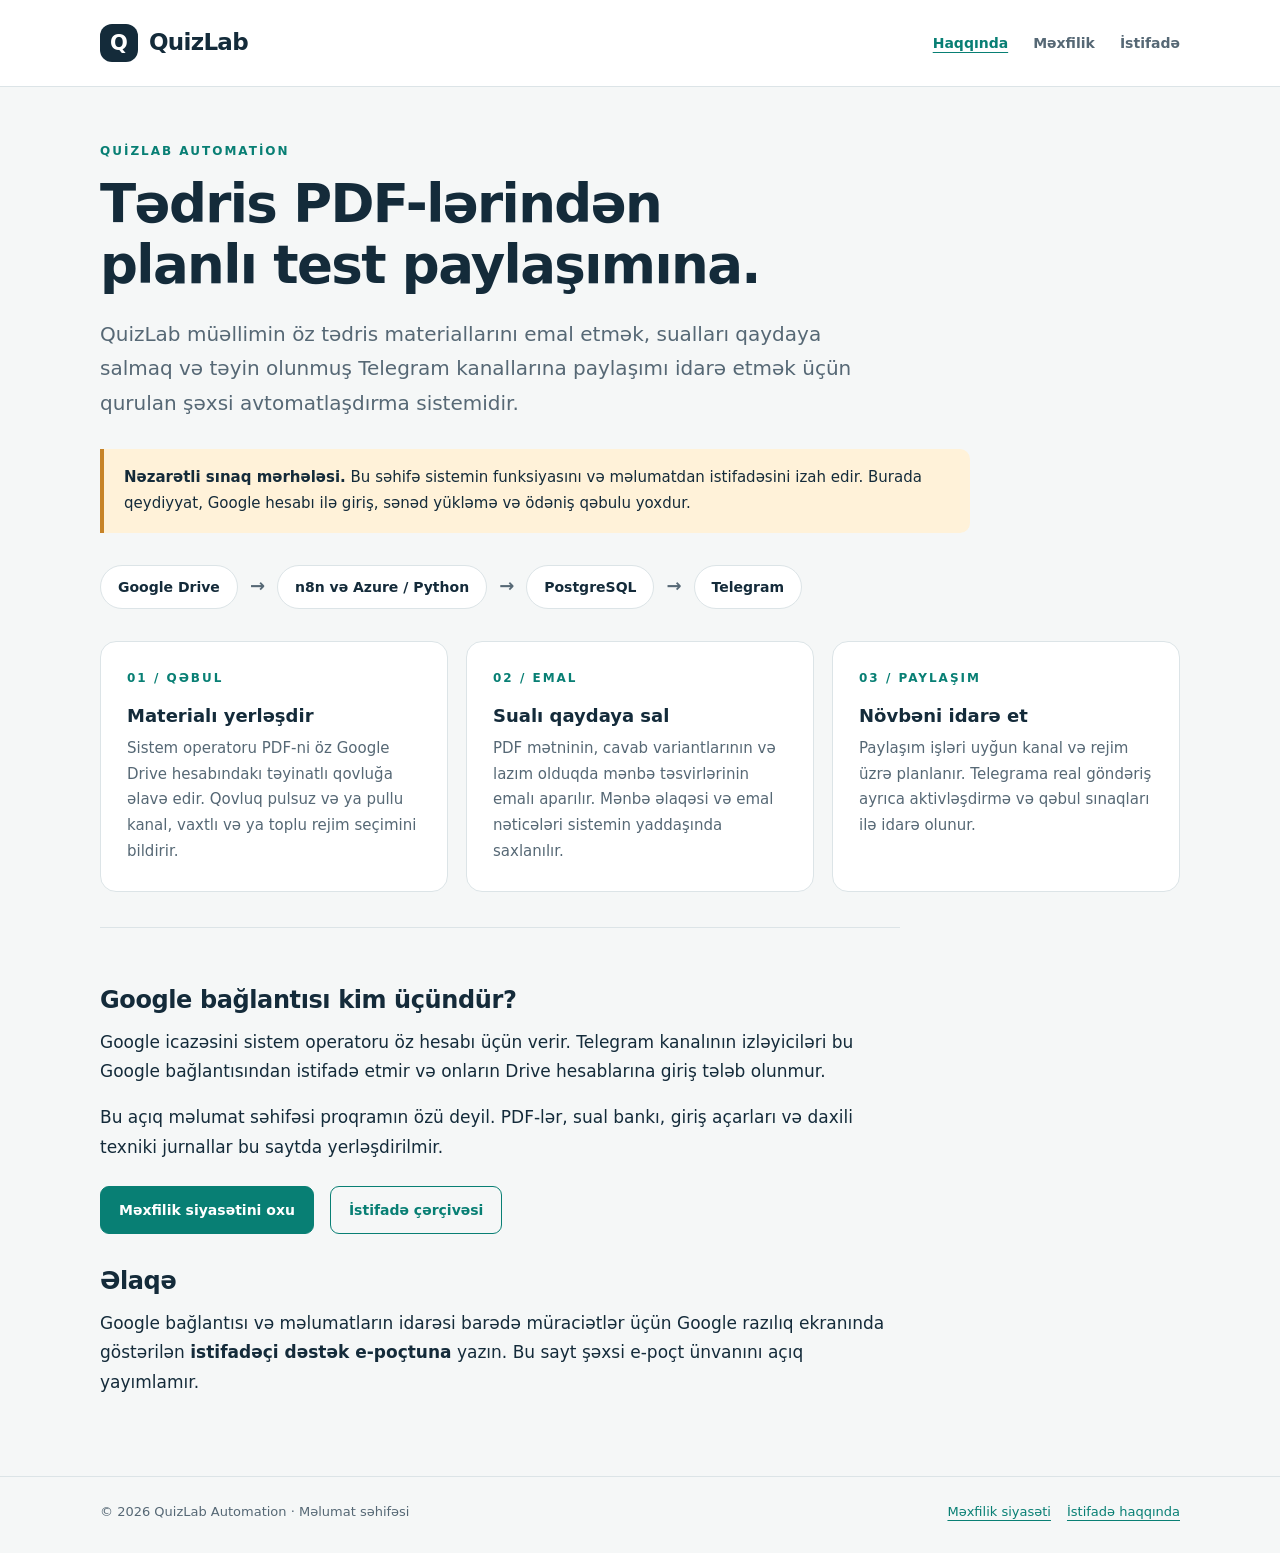
<file: index.html>
<!doctype html>
<html lang="az"><head><meta charset="utf-8"><meta name="viewport" content="width=device-width,initial-scale=1"><meta name="description" content="QuizLab Automation: şəxsi Google Drive hesabındakı tədris PDF-lərinin emalı və Telegram paylaşımının idarəsi."><meta name="robots" content="noindex,follow"><meta name="referrer" content="strict-origin-when-cross-origin"><title>Haqqında | QuizLab Automation</title><link rel="icon" href="favicon.svg" type="image/svg+xml"><link rel="stylesheet" href="site.css"></head><body><a href="#main" class="skip">Əsas məzmuna keç</a><header><div class="wrap top"><a href="index.html" class="brand" aria-label="QuizLab Automation — ana səhifə"><span class="mark" aria-hidden="true">Q</span> QuizLab</a><nav aria-label="Əsas menyu"><a href="index.html" aria-current="page">Haqqında</a><a href="privacy.html">Məxfilik</a><a href="terms.html">İstifadə</a></nav></div></header><main id="main" class="wrap"><div class="eyebrow">QuizLab Automation</div><h1>Tədris PDF-lərindən<br>planlı test paylaşımına.</h1><p class="lead">QuizLab müəllimin öz tədris materiallarını emal etmək, sualları qaydaya salmaq və təyin olunmuş Telegram kanallarına paylaşımı idarə etmək üçün qurulan şəxsi avtomatlaşdırma sistemidir.</p><div class="notice"><strong>Nəzarətli sınaq mərhələsi.</strong> Bu səhifə sistemin funksiyasını və məlumatdan istifadəsini izah edir. Burada qeydiyyat, Google hesabı ilə giriş, sənəd yükləmə və ödəniş qəbulu yoxdur.</div><div class="flow" aria-label="İş axını"><span>Google Drive</span><b aria-hidden="true">→</b><span>n8n və Azure / Python</span><b aria-hidden="true">→</b><span>PostgreSQL</span><b aria-hidden="true">→</b><span>Telegram</span></div><div class="grid"><section class="card"><span class="num">01 / QƏBUL</span><h3>Materialı yerləşdir</h3><p>Sistem operatoru PDF-ni öz Google Drive hesabındakı təyinatlı qovluğa əlavə edir. Qovluq pulsuz və ya pullu kanal, vaxtlı və ya toplu rejim seçimini bildirir.</p></section><section class="card"><span class="num">02 / EMAL</span><h3>Sualı qaydaya sal</h3><p>PDF mətninin, cavab variantlarının və lazım olduqda mənbə təsvirlərinin emalı aparılır. Mənbə əlaqəsi və emal nəticələri sistemin yaddaşında saxlanılır.</p></section><section class="card"><span class="num">03 / PAYLAŞIM</span><h3>Növbəni idarə et</h3><p>Paylaşım işləri uyğun kanal və rejim üzrə planlanır. Telegrama real göndəriş ayrıca aktivləşdirmə və qəbul sınaqları ilə idarə olunur.</p></section></div><section class="details rule"><h2>Google bağlantısı kim üçündür?</h2><p>Google icazəsini sistem operatoru öz hesabı üçün verir. Telegram kanalının izləyiciləri bu Google bağlantısından istifadə etmir və onların Drive hesablarına giriş tələb olunmur.</p><p>Bu açıq məlumat səhifəsi proqramın özü deyil. PDF-lər, sual bankı, giriş açarları və daxili texniki jurnallar bu saytda yerləşdirilmir.</p><div class="linkrow"><a class="button" href="privacy.html">Məxfilik siyasətini oxu</a><a class="button secondary" href="terms.html">İstifadə çərçivəsi</a></div><h2>Əlaqə</h2><p>Google bağlantısı və məlumatların idarəsi barədə müraciətlər üçün Google razılıq ekranında göstərilən <strong>istifadəçi dəstək e-poçtuna</strong> yazın. Bu sayt şəxsi e-poçt ünvanını açıq yayımlamır.</p></section></main><footer><div class="wrap foot"><div>© 2026 QuizLab Automation · Məlumat səhifəsi</div><div><a href="privacy.html">Məxfilik siyasəti</a><a href="terms.html">İstifadə haqqında</a></div></div></footer></body></html>
</file>
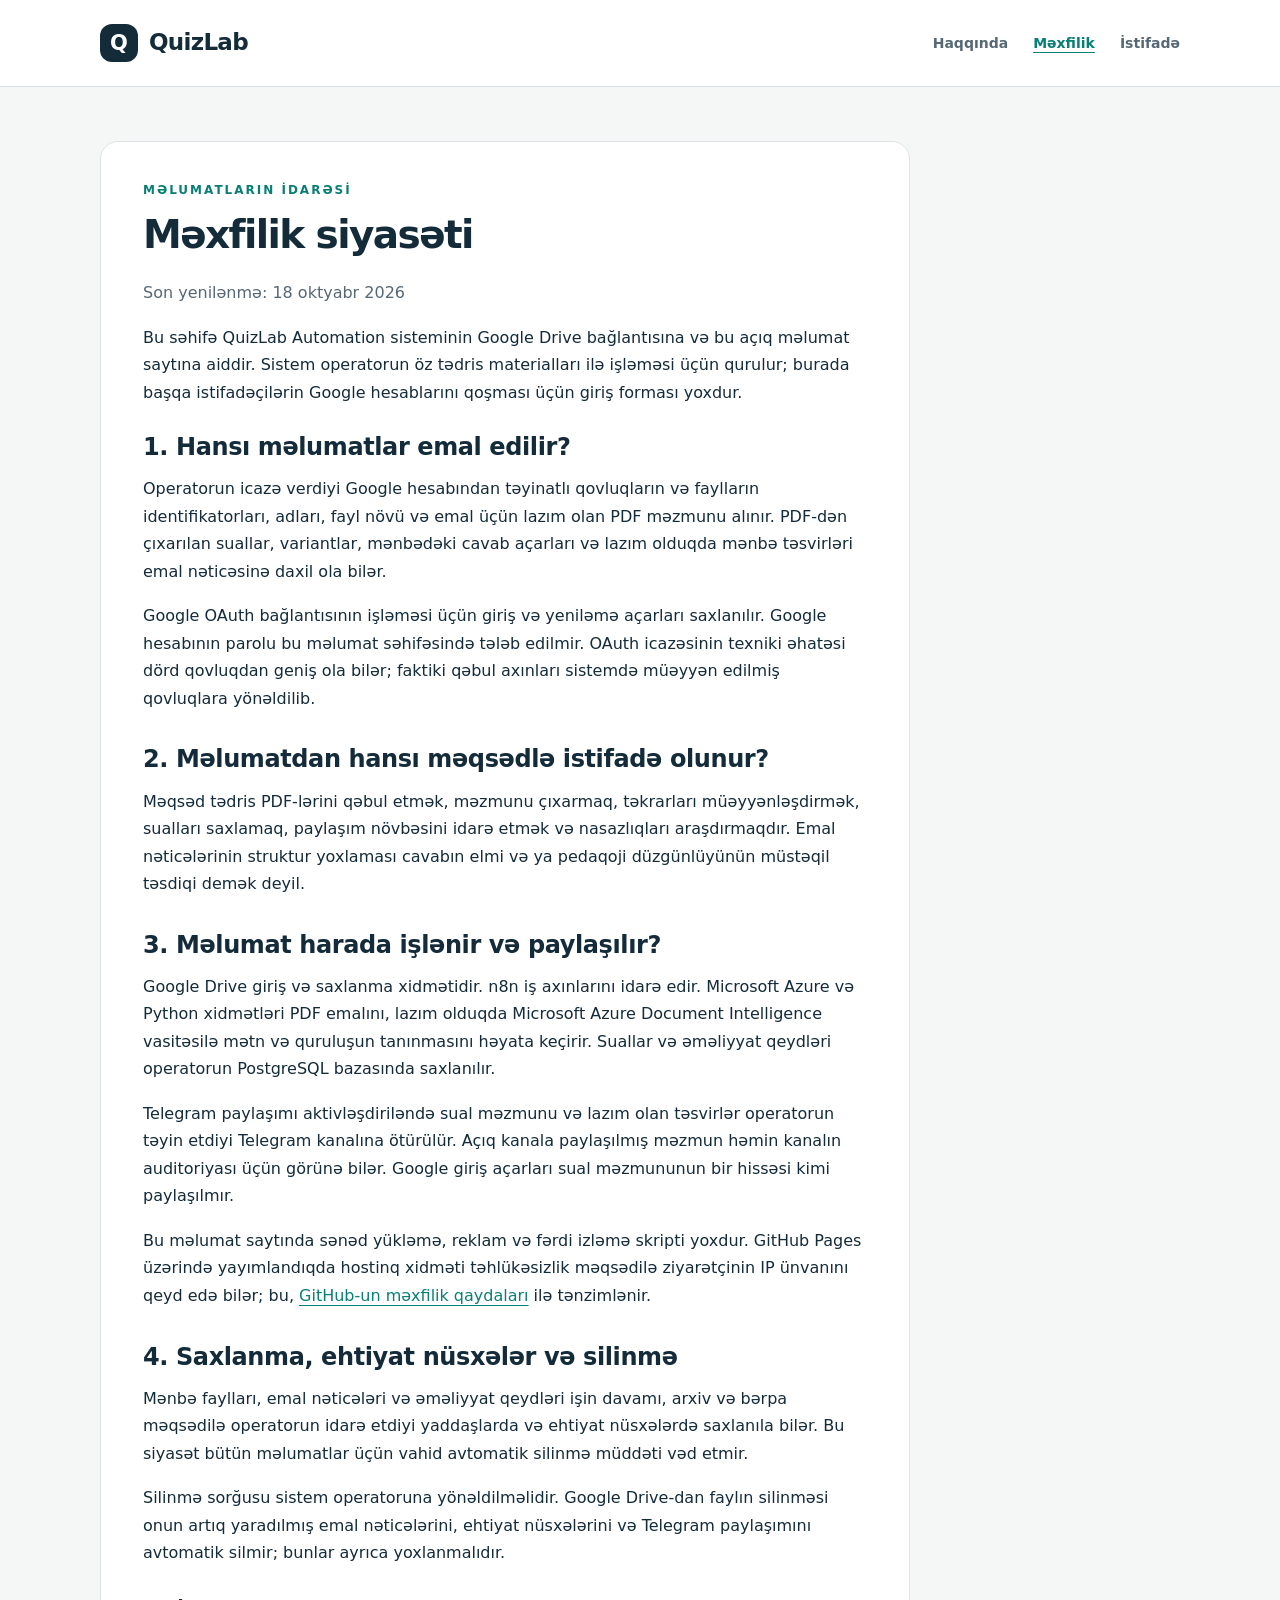
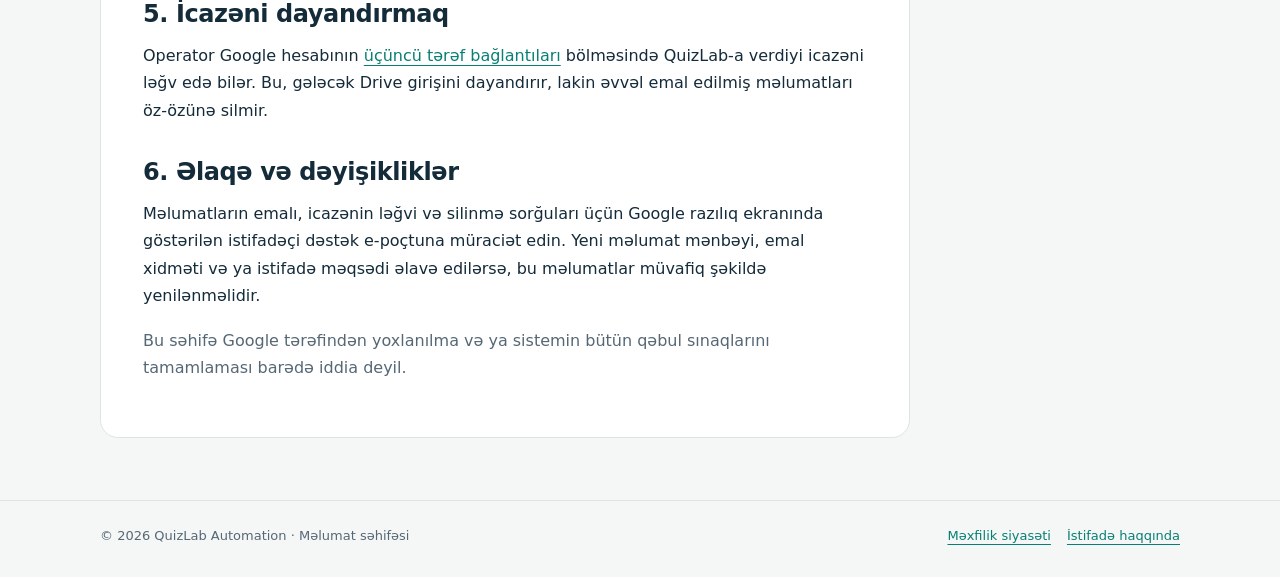
<file: privacy.html>
<!doctype html>
<html lang="az"><head><meta charset="utf-8"><meta name="viewport" content="width=device-width,initial-scale=1"><meta name="description" content="QuizLab Automation Google Drive məlumatlarını necə emal edir, saxlayır və paylaşır."><meta name="robots" content="noindex,follow"><meta name="referrer" content="strict-origin-when-cross-origin"><title>Məxfilik siyasəti | QuizLab Automation</title><link rel="icon" href="favicon.svg" type="image/svg+xml"><link rel="stylesheet" href="site.css"></head><body><a href="#main" class="skip">Əsas məzmuna keç</a><header><div class="wrap top"><a href="index.html" class="brand" aria-label="QuizLab Automation — ana səhifə"><span class="mark" aria-hidden="true">Q</span> QuizLab</a><nav aria-label="Əsas menyu"><a href="index.html">Haqqında</a><a href="privacy.html" aria-current="page">Məxfilik</a><a href="terms.html">İstifadə</a></nav></div></header><main id="main" class="wrap"><article class="article"><div class="eyebrow">Məlumatların idarəsi</div><h1>Məxfilik siyasəti</h1><p class="date">Son yenilənmə: 18 oktyabr 2026</p><p>Bu səhifə QuizLab Automation sisteminin Google Drive bağlantısına və bu açıq məlumat saytına aiddir. Sistem operatorun öz tədris materialları ilə işləməsi üçün qurulur; burada başqa istifadəçilərin Google hesablarını qoşması üçün giriş forması yoxdur.</p><h2>1. Hansı məlumatlar emal edilir?</h2><p>Operatorun icazə verdiyi Google hesabından təyinatlı qovluqların və faylların identifikatorları, adları, fayl növü və emal üçün lazım olan PDF məzmunu alınır. PDF-dən çıxarılan suallar, variantlar, mənbədəki cavab açarları və lazım olduqda mənbə təsvirləri emal nəticəsinə daxil ola bilər.</p><p>Google OAuth bağlantısının işləməsi üçün giriş və yeniləmə açarları saxlanılır. Google hesabının parolu bu məlumat səhifəsində tələb edilmir. OAuth icazəsinin texniki əhatəsi dörd qovluqdan geniş ola bilər; faktiki qəbul axınları sistemdə müəyyən edilmiş qovluqlara yönəldilib.</p><h2>2. Məlumatdan hansı məqsədlə istifadə olunur?</h2><p>Məqsəd tədris PDF-lərini qəbul etmək, məzmunu çıxarmaq, təkrarları müəyyənləşdirmək, sualları saxlamaq, paylaşım növbəsini idarə etmək və nasazlıqları araşdırmaqdır. Emal nəticələrinin struktur yoxlaması cavabın elmi və ya pedaqoji düzgünlüyünün müstəqil təsdiqi demək deyil.</p><h2>3. Məlumat harada işlənir və paylaşılır?</h2><p>Google Drive giriş və saxlanma xidmətidir. n8n iş axınlarını idarə edir. Microsoft Azure və Python xidmətləri PDF emalını, lazım olduqda Microsoft Azure Document Intelligence vasitəsilə mətn və quruluşun tanınmasını həyata keçirir. Suallar və əməliyyat qeydləri operatorun PostgreSQL bazasında saxlanılır.</p><p>Telegram paylaşımı aktivləşdiriləndə sual məzmunu və lazım olan təsvirlər operatorun təyin etdiyi Telegram kanalına ötürülür. Açıq kanala paylaşılmış məzmun həmin kanalın auditoriyası üçün görünə bilər. Google giriş açarları sual məzmununun bir hissəsi kimi paylaşılmır.</p><p>Bu məlumat saytında sənəd yükləmə, reklam və fərdi izləmə skripti yoxdur. GitHub Pages üzərində yayımlandıqda hostinq xidməti təhlükəsizlik məqsədilə ziyarətçinin IP ünvanını qeyd edə bilər; bu, <a href="https://docs.github.com/en/site-policy/privacy-policies/github-general-privacy-statement">GitHub-un məxfilik qaydaları</a> ilə tənzimlənir.</p><h2>4. Saxlanma, ehtiyat nüsxələr və silinmə</h2><p>Mənbə faylları, emal nəticələri və əməliyyat qeydləri işin davamı, arxiv və bərpa məqsədilə operatorun idarə etdiyi yaddaşlarda və ehtiyat nüsxələrdə saxlanıla bilər. Bu siyasət bütün məlumatlar üçün vahid avtomatik silinmə müddəti vəd etmir.</p><p>Silinmə sorğusu sistem operatoruna yönəldilməlidir. Google Drive-dan faylın silinməsi onun artıq yaradılmış emal nəticələrini, ehtiyat nüsxələrini və Telegram paylaşımını avtomatik silmir; bunlar ayrıca yoxlanmalıdır.</p><h2>5. İcazəni dayandırmaq</h2><p>Operator Google hesabının <a href="https://myaccount.google.com/connections">üçüncü tərəf bağlantıları</a> bölməsində QuizLab-a verdiyi icazəni ləğv edə bilər. Bu, gələcək Drive girişini dayandırır, lakin əvvəl emal edilmiş məlumatları öz-özünə silmir.</p><h2>6. Əlaqə və dəyişikliklər</h2><p>Məlumatların emalı, icazənin ləğvi və silinmə sorğuları üçün Google razılıq ekranında göstərilən istifadəçi dəstək e-poçtuna müraciət edin. Yeni məlumat mənbəyi, emal xidməti və ya istifadə məqsədi əlavə edilərsə, bu məlumatlar müvafiq şəkildə yenilənməlidir.</p><p class="small">Bu səhifə Google tərəfindən yoxlanılma və ya sistemin bütün qəbul sınaqlarını tamamlaması barədə iddia deyil.</p></article></main><footer><div class="wrap foot"><div>© 2026 QuizLab Automation · Məlumat səhifəsi</div><div><a href="privacy.html">Məxfilik siyasəti</a><a href="terms.html">İstifadə haqqında</a></div></div></footer></body></html>
</file>
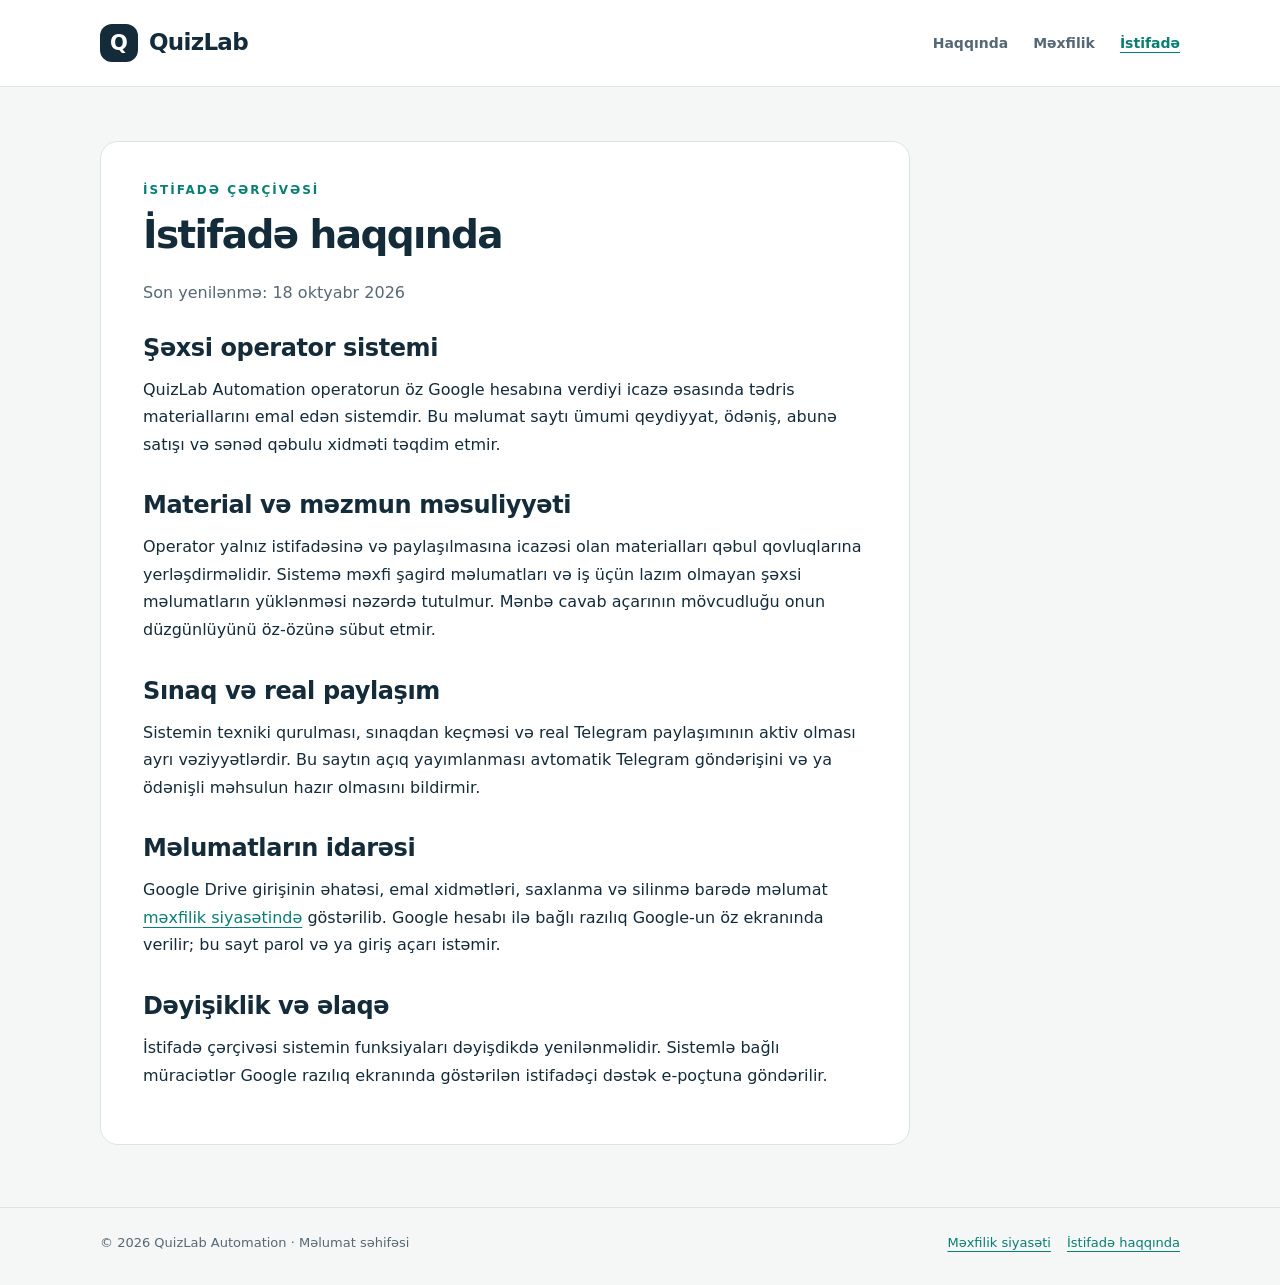
<file: terms.html>
<!doctype html>
<html lang="az"><head><meta charset="utf-8"><meta name="viewport" content="width=device-width,initial-scale=1"><meta name="description" content="QuizLab Automation sisteminin şəxsi istifadə çərçivəsi və sınaq statusu."><meta name="robots" content="noindex,follow"><meta name="referrer" content="strict-origin-when-cross-origin"><title>İstifadə haqqında | QuizLab Automation</title><link rel="icon" href="favicon.svg" type="image/svg+xml"><link rel="stylesheet" href="site.css"></head><body><a href="#main" class="skip">Əsas məzmuna keç</a><header><div class="wrap top"><a href="index.html" class="brand" aria-label="QuizLab Automation — ana səhifə"><span class="mark" aria-hidden="true">Q</span> QuizLab</a><nav aria-label="Əsas menyu"><a href="index.html">Haqqında</a><a href="privacy.html">Məxfilik</a><a href="terms.html" aria-current="page">İstifadə</a></nav></div></header><main id="main" class="wrap"><article class="article"><div class="eyebrow">İstifadə çərçivəsi</div><h1>İstifadə haqqında</h1><p class="date">Son yenilənmə: 18 oktyabr 2026</p><h2>Şəxsi operator sistemi</h2><p>QuizLab Automation operatorun öz Google hesabına verdiyi icazə əsasında tədris materiallarını emal edən sistemdir. Bu məlumat saytı ümumi qeydiyyat, ödəniş, abunə satışı və sənəd qəbulu xidməti təqdim etmir.</p><h2>Material və məzmun məsuliyyəti</h2><p>Operator yalnız istifadəsinə və paylaşılmasına icazəsi olan materialları qəbul qovluqlarına yerləşdirməlidir. Sistemə məxfi şagird məlumatları və iş üçün lazım olmayan şəxsi məlumatların yüklənməsi nəzərdə tutulmur. Mənbə cavab açarının mövcudluğu onun düzgünlüyünü öz-özünə sübut etmir.</p><h2>Sınaq və real paylaşım</h2><p>Sistemin texniki qurulması, sınaqdan keçməsi və real Telegram paylaşımının aktiv olması ayrı vəziyyətlərdir. Bu saytın açıq yayımlanması avtomatik Telegram göndərişini və ya ödənişli məhsulun hazır olmasını bildirmir.</p><h2>Məlumatların idarəsi</h2><p>Google Drive girişinin əhatəsi, emal xidmətləri, saxlanma və silinmə barədə məlumat <a href="privacy.html">məxfilik siyasətində</a> göstərilib. Google hesabı ilə bağlı razılıq Google-un öz ekranında verilir; bu sayt parol və ya giriş açarı istəmir.</p><h2>Dəyişiklik və əlaqə</h2><p>İstifadə çərçivəsi sistemin funksiyaları dəyişdikdə yenilənməlidir. Sistemlə bağlı müraciətlər Google razılıq ekranında göstərilən istifadəçi dəstək e-poçtuna göndərilir.</p></article></main><footer><div class="wrap foot"><div>© 2026 QuizLab Automation · Məlumat səhifəsi</div><div><a href="privacy.html">Məxfilik siyasəti</a><a href="terms.html">İstifadə haqqında</a></div></div></footer></body></html>
</file>
<file: site.css>
@charset "UTF-8";
:root{--ink:#142b3a;--muted:#566875;--paper:#f5f7f7;--line:#dce4e7;--accent:#087f74;--warm:#fff2d9;--white:#fff}
*{box-sizing:border-box}html{scroll-behavior:smooth}body{margin:0;background:var(--paper);color:var(--ink);font:17px/1.72 system-ui,-apple-system,"Segoe UI",sans-serif}a{color:var(--accent);text-underline-offset:4px}a:hover{text-decoration-thickness:2px}a:focus-visible{outline:3px solid #c78327;outline-offset:5px}.wrap{width:min(1080px,calc(100% - 48px));margin:auto}header{background:var(--white);border-bottom:1px solid var(--line)}.top{display:flex;gap:24px;justify-content:space-between;align-items:center;padding:23px 0}.brand{display:flex;align-items:center;gap:11px;color:var(--ink);font-size:23px;font-weight:800;text-decoration:none;letter-spacing:-.7px}.mark{display:grid;place-items:center;background:var(--ink);color:#fff;border-radius:12px;width:38px;height:38px;font-size:21px;letter-spacing:0}nav{display:flex;gap:25px;font-size:14px;font-weight:650}nav a{color:var(--muted);text-decoration:none}nav a[aria-current=page]{color:var(--accent);text-decoration:underline}main{padding:54px 0 62px}.eyebrow{font-size:12px;letter-spacing:2px;text-transform:uppercase;font-weight:800;color:var(--accent)}h1{font-size:clamp(32px,5vw,53px);line-height:1.15;letter-spacing:-1.6px;max-width:800px;margin:13px 0 21px}h2{font-size:24px;line-height:1.3;letter-spacing:-.4px;margin:32px 0 12px}h3{font-size:18px;line-height:1.4;margin:0 0 8px}p{margin:0 0 17px}.lead{font-size:20px;max-width:760px;color:var(--muted)}.notice{margin:29px 0 31px;padding:16px 20px;background:var(--warm);border-left:4px solid #c78327;border-radius:0 10px 10px 0;font-size:15px;max-width:870px}.flow{display:flex;flex-wrap:wrap;gap:12px;align-items:center;margin:32px 0}.flow span{background:var(--white);border:1px solid var(--line);border-radius:30px;padding:9px 17px;font-size:14px;font-weight:650}.flow b{color:var(--muted);font-size:18px}.grid{display:grid;grid-template-columns:repeat(3,1fr);gap:18px;margin-top:28px}.card{padding:26px;background:var(--white);border:1px solid var(--line);border-radius:16px}.card p{font-size:15px;color:var(--muted);margin:0}.num{font-size:12px;letter-spacing:2px;font-weight:800;color:var(--accent);display:block;margin-bottom:14px}.details{max-width:800px}.rule{padding-top:25px;margin-top:35px;border-top:1px solid var(--line)}.article{max-width:810px;background:var(--white);padding:38px 42px;border:1px solid var(--line);border-radius:18px}.article h1{font-size:39px}.article h2:first-of-type{margin-top:26px}.article p{font-size:16px}.date{font-size:13px;color:var(--muted)}.linkrow{display:flex;gap:16px;flex-wrap:wrap;margin-top:24px}.button{display:inline-block;background:var(--accent);border:1px solid var(--accent);color:#fff;border-radius:9px;padding:11px 18px;text-decoration:none;font-weight:700;font-size:14px}.button.secondary{background:transparent;color:var(--accent)}footer{border-top:1px solid var(--line);padding:24px 0 30px;font-size:13px;color:var(--muted)}.foot{display:flex;justify-content:space-between;gap:22px;flex-wrap:wrap}.foot a{margin-left:16px}.small{font-size:14px;color:var(--muted)}.skip{position:absolute;top:-100px}.skip:focus{top:12px;left:15px;z-index:2;background:#fff;padding:10px}@media(max-width:720px){.wrap{width:calc(100% - 32px)}.top{align-items:flex-start;flex-direction:column;gap:14px;padding:19px 0}nav{gap:20px;font-size:13px}.grid{grid-template-columns:1fr}.card{padding:21px}main{padding-top:34px}.lead{font-size:18px}.article{padding:26px 23px}.article h1{font-size:32px}h1{letter-spacing:-.9px}.foot{display:block}.foot a{margin:0 17px 0 0}.foot div+div{margin-top:10px}.flow{gap:8px}.flow span{padding:8px 12px;font-size:12px}}
@media(prefers-reduced-motion:reduce){html{scroll-behavior:auto}}
</file>
